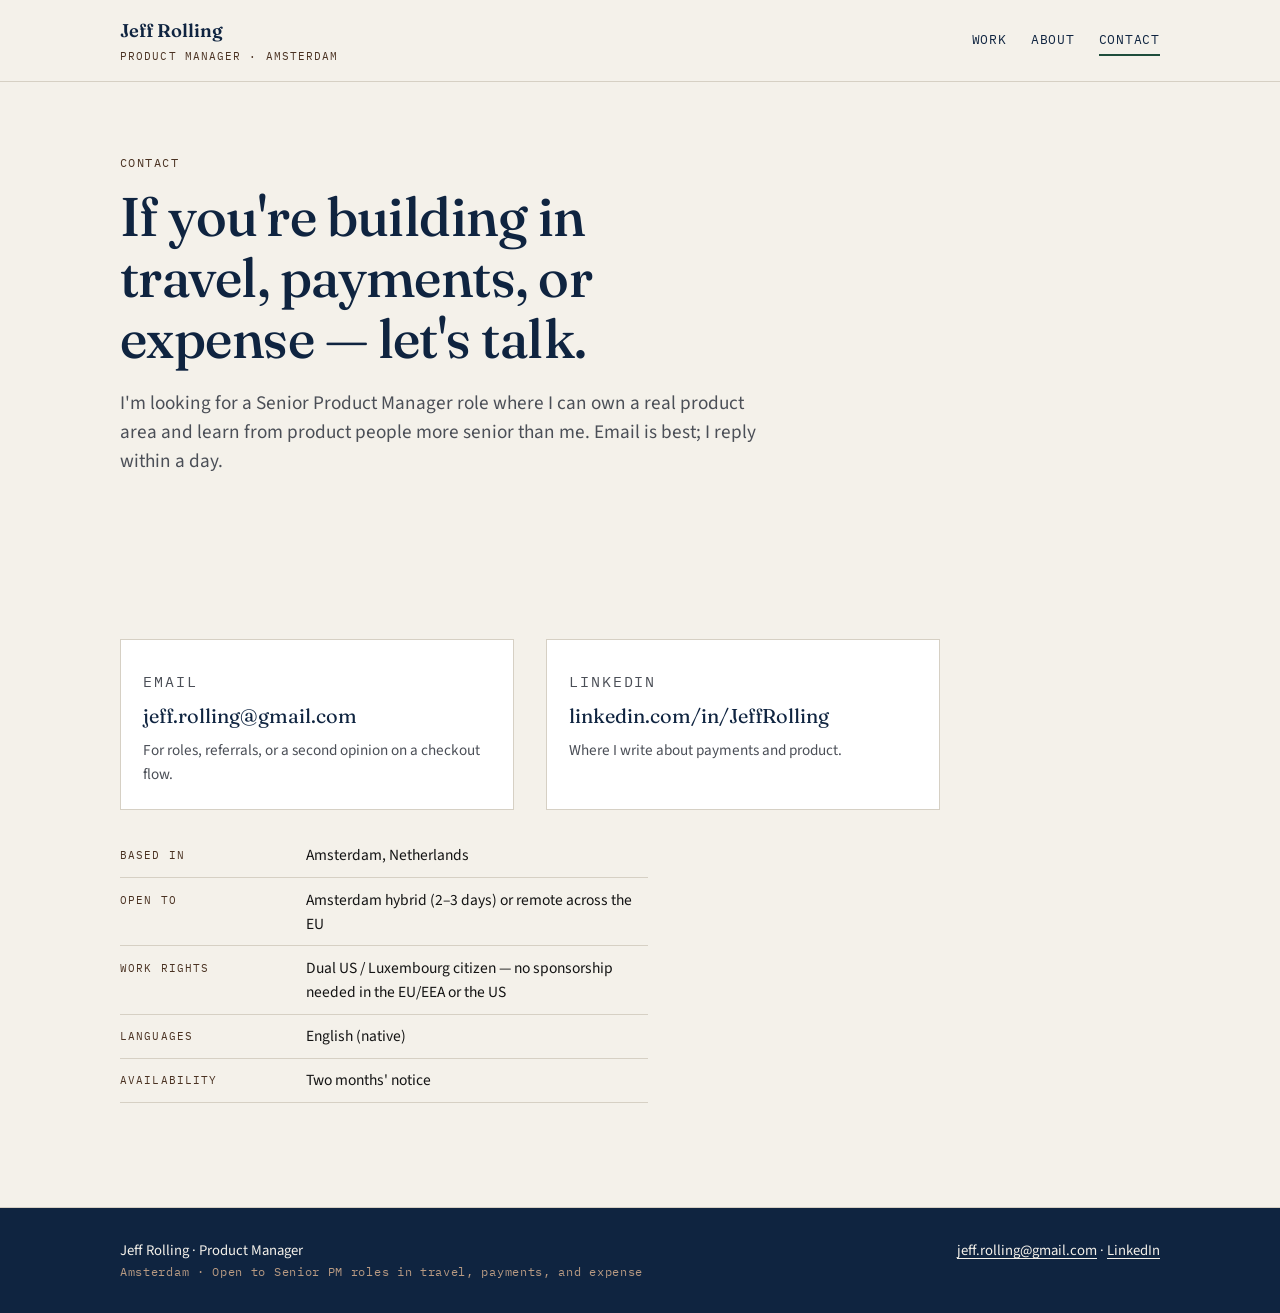
<file: contact.html>
<!DOCTYPE html>
<html lang="en">
<head>
<meta charset="utf-8">
<meta name="viewport" content="width=device-width, initial-scale=1">
<title>Contact — Jeff Rolling</title>
<meta name="description" content="Get in touch with Jeff Rolling, Product Manager in Amsterdam.">
<link rel="preconnect" href="https://fonts.googleapis.com">
<link rel="stylesheet" href="https://fonts.googleapis.com/css2?family=Fraunces:opsz,wght@9..144,500;9..144,600&family=Source+Sans+3:wght@400;600&family=IBM+Plex+Mono:wght@400;500&display=swap">
<link rel="stylesheet" href="assets/site.css">
</head>
<body>
<header class="site-header">
  <div class="wrap">
    <a class="brand" href="index.html">Jeff Rolling<small>Product Manager · Amsterdam</small></a>
    <nav class="nav" aria-label="Main">
      <a href="index.html#work">Work</a>
      <a href="about.html">About</a>
      <a href="contact.html" aria-current="page">Contact</a>
    </nav>
  </div>
</header>

<main>
  <div class="cs-head">
    <div class="wrap">
      <p class="eyebrow">Contact</p>
      <h1>If you're building in travel, payments, or expense — let's talk.</h1>
      <p class="lede">I'm looking for a Senior Product Manager role where I can own a real product area and learn from product people more senior than me. Email is best; I reply within a day.</p>
    </div>
  </div>

  <section>
    <div class="wrap">
      <div class="contact-grid">
        <div class="contact-card">
          <p class="eyebrow">Email</p>
          <a href="mailto:jeff.rolling@gmail.com">jeff.rolling@gmail.com</a>
          <p>For roles, referrals, or a second opinion on a checkout flow.</p>
        </div>
        <div class="contact-card">
          <p class="eyebrow">LinkedIn</p>
          <a href="https://www.linkedin.com/in/JeffRolling" rel="noopener">linkedin.com/in/JeffRolling</a>
          <p>Where I write about payments and product.</p>
        </div>
      </div>

      <ul class="facts">
        <li><span class="k">Based in</span><span>Amsterdam, Netherlands</span></li>
        <li><span class="k">Open to</span><span>Amsterdam hybrid (2–3 days) or remote across the EU</span></li>
        <li><span class="k">Work rights</span><span>Dual US / Luxembourg citizen — no sponsorship needed in the EU/EEA or the US</span></li>
        <li><span class="k">Languages</span><span>English (native)</span></li>
        <li><span class="k">Availability</span><span>Two months' notice</span></li>
      </ul>
    </div>
  </section>
</main>

<footer class="site-footer">
  <div class="wrap">
    <div>
      <div>Jeff Rolling · Product Manager</div>
      <div class="muted">Amsterdam · Open to Senior PM roles in travel, payments, and expense</div>
    </div>
    <div>
      <a href="mailto:jeff.rolling@gmail.com">jeff.rolling@gmail.com</a> ·
      <a href="https://www.linkedin.com/in/JeffRolling" rel="noopener">LinkedIn</a>
    </div>
  </div>
</footer>
</body>
</html>
</file>
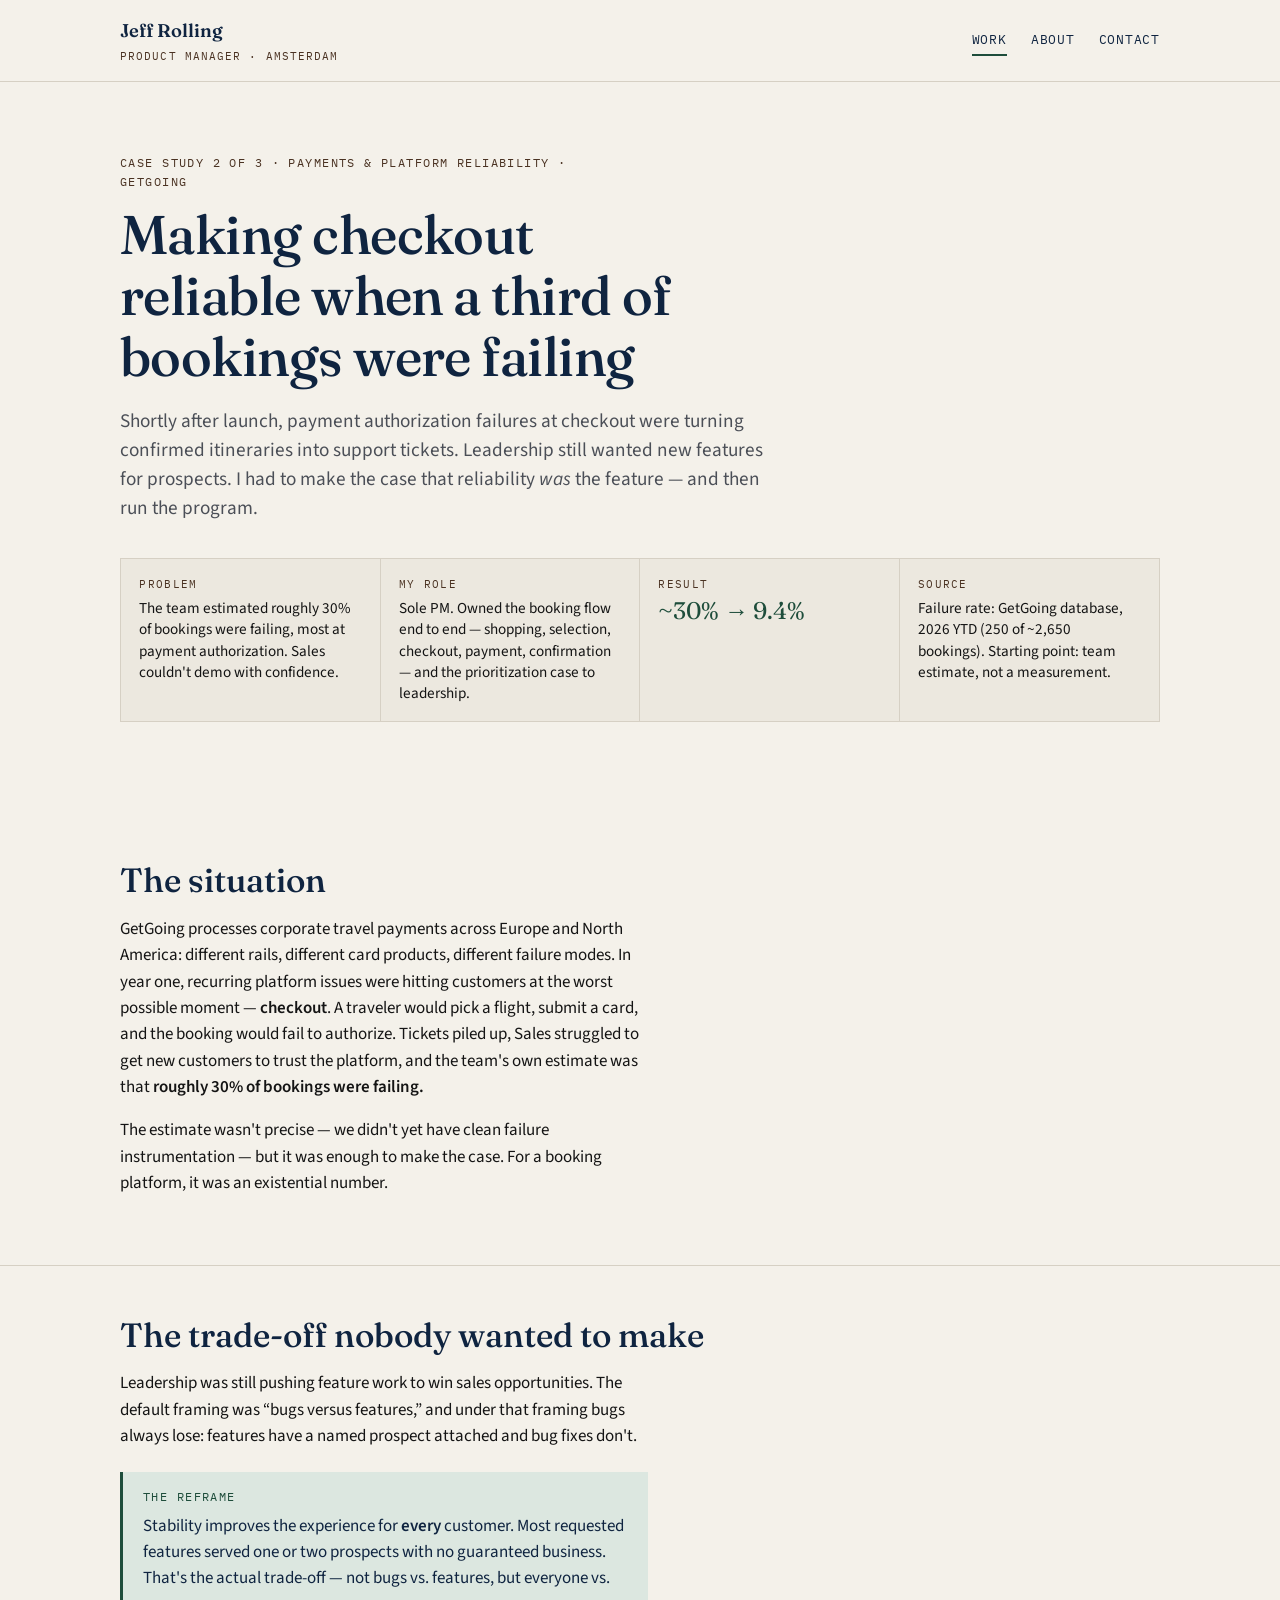
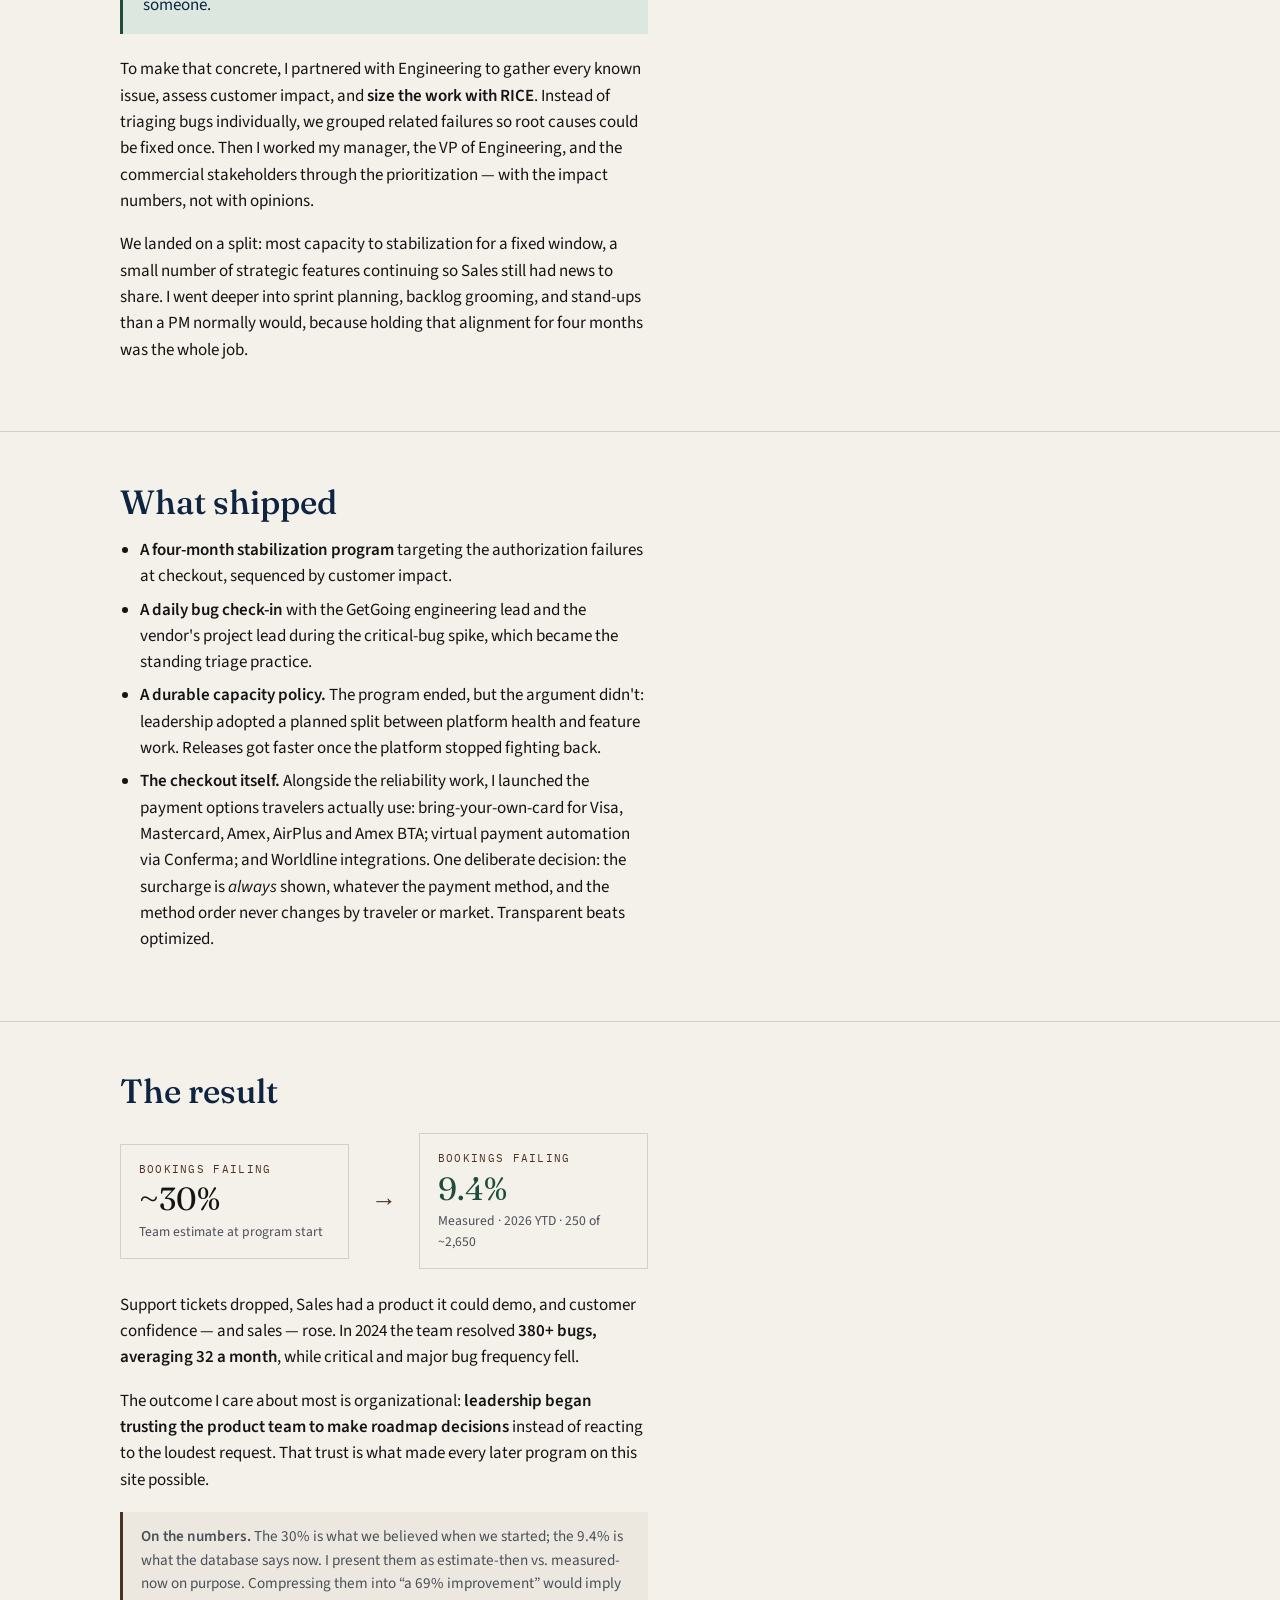
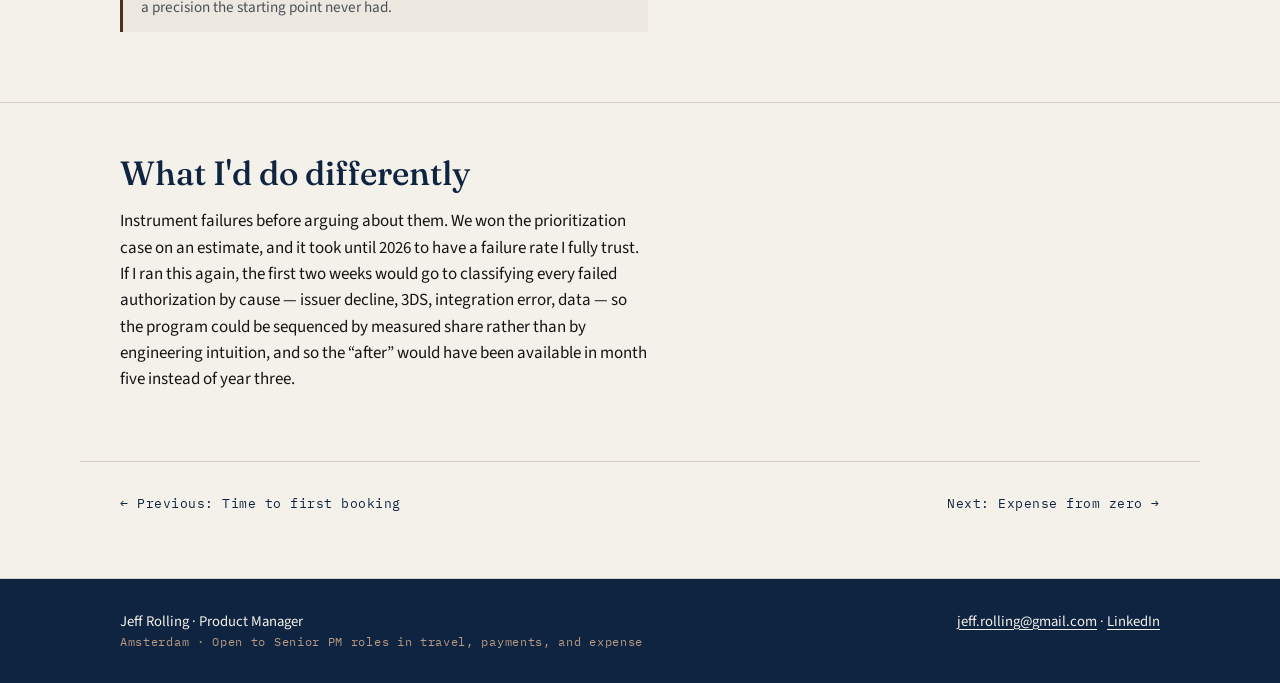
<file: work/checkout.html>
<!DOCTYPE html>
<html lang="en">
<head>
<meta charset="utf-8">
<meta name="viewport" content="width=device-width, initial-scale=1">
<title>Checkout Reliability — Jeff Rolling</title>
<meta name="description" content="A four-month stabilization program targeting payment authorization failures at checkout: from an estimated 30% of bookings failing to a measured 9.4%.">
<link rel="preconnect" href="https://fonts.googleapis.com">
<link rel="stylesheet" href="https://fonts.googleapis.com/css2?family=Fraunces:opsz,wght@9..144,500;9..144,600&family=Source+Sans+3:wght@400;600&family=IBM+Plex+Mono:wght@400;500&display=swap">
<link rel="stylesheet" href="../assets/site.css">
</head>
<body>
<header class="site-header">
  <div class="wrap">
    <a class="brand" href="../index.html">Jeff Rolling<small>Product Manager · Amsterdam</small></a>
    <nav class="nav" aria-label="Main">
      <a href="../index.html#work" aria-current="page">Work</a>
      <a href="../about.html">About</a>
      <a href="../contact.html">Contact</a>
    </nav>
  </div>
</header>

<main>
  <div class="cs-head">
    <div class="wrap">
      <p class="eyebrow">Case study 2 of 3 · Payments &amp; platform reliability · GetGoing</p>
      <h1>Making checkout reliable when a third of bookings were failing</h1>
      <p class="lede">Shortly after launch, payment authorization failures at checkout were turning confirmed itineraries into support tickets. Leadership still wanted new features for prospects. I had to make the case that reliability <em>was</em> the feature — and then run the program.</p>
      <dl class="glance">
        <div><dt>Problem</dt><dd>The team estimated roughly 30% of bookings were failing, most at payment authorization. Sales couldn't demo with confidence.</dd></div>
        <div><dt>My role</dt><dd>Sole PM. Owned the booking flow end to end — shopping, selection, checkout, payment, confirmation — and the prioritization case to leadership.</dd></div>
        <div><dt>Result</dt><dd class="big">~30% → 9.4%</dd></div>
        <div><dt>Source</dt><dd>Failure rate: GetGoing database, 2026 YTD (250 of ~2,650 bookings). Starting point: team estimate, not a measurement.</dd></div>
      </dl>
    </div>
  </div>

  <div class="cs-body">
    <section>
      <div class="wrap">
        <h2>The situation</h2>
        <p>GetGoing processes corporate travel payments across Europe and North America: different rails, different card products, different failure modes. In year one, recurring platform issues were hitting customers at the worst possible moment — <strong>checkout</strong>. A traveler would pick a flight, submit a card, and the booking would fail to authorize. Tickets piled up, Sales struggled to get new customers to trust the platform, and the team's own estimate was that <strong>roughly 30% of bookings were failing.</strong></p>
        <p>The estimate wasn't precise — we didn't yet have clean failure instrumentation — but it was enough to make the case. For a booking platform, it was an existential number.</p>
      </div>
    </section>

    <section>
      <div class="wrap">
        <h2>The trade-off nobody wanted to make</h2>
        <p>Leadership was still pushing feature work to win sales opportunities. The default framing was “bugs versus features,” and under that framing bugs always lose: features have a named prospect attached and bug fixes don't.</p>
        <div class="callout">
          <p class="eyebrow">The reframe</p>
          <p>Stability improves the experience for <strong>every</strong> customer. Most requested features served one or two prospects with no guaranteed business. That's the actual trade-off — not bugs vs. features, but everyone vs. someone.</p>
        </div>
        <p>To make that concrete, I partnered with Engineering to gather every known issue, assess customer impact, and <strong>size the work with RICE</strong>. Instead of triaging bugs individually, we grouped related failures so root causes could be fixed once. Then I worked my manager, the VP of Engineering, and the commercial stakeholders through the prioritization — with the impact numbers, not with opinions.</p>
        <p>We landed on a split: most capacity to stabilization for a fixed window, a small number of strategic features continuing so Sales still had news to share. I went deeper into sprint planning, backlog grooming, and stand-ups than a PM normally would, because holding that alignment for four months was the whole job.</p>
      </div>
    </section>

    <section>
      <div class="wrap">
        <h2>What shipped</h2>
        <ul>
          <li><strong>A four-month stabilization program</strong> targeting the authorization failures at checkout, sequenced by customer impact.</li>
          <li><strong>A daily bug check-in</strong> with the GetGoing engineering lead and the vendor's project lead during the critical-bug spike, which became the standing triage practice.</li>
          <li><strong>A durable capacity policy.</strong> The program ended, but the argument didn't: leadership adopted a planned split between platform health and feature work. Releases got faster once the platform stopped fighting back.</li>
          <li><strong>The checkout itself.</strong> Alongside the reliability work, I launched the payment options travelers actually use: bring-your-own-card for Visa, Mastercard, Amex, AirPlus and Amex BTA; virtual payment automation via Conferma; and Worldline integrations. One deliberate decision: the surcharge is <em>always</em> shown, whatever the payment method, and the method order never changes by traveler or market. Transparent beats optimized.</li>
        </ul>
      </div>
    </section>

    <section>
      <div class="wrap">
        <h2>The result</h2>
        <div class="before-after">
          <div class="cell"><div class="k">Bookings failing</div><div class="v">~30%</div><div class="m">Team estimate at program start</div></div>
          <div class="arrow">→</div>
          <div class="cell after"><div class="k">Bookings failing</div><div class="v">9.4%</div><div class="m">Measured · 2026 YTD · 250 of ~2,650</div></div>
        </div>
        <p>Support tickets dropped, Sales had a product it could demo, and customer confidence — and sales — rose. In 2024 the team resolved <strong>380+ bugs, averaging 32 a month</strong>, while critical and major bug frequency fell.</p>
        <p>The outcome I care about most is organizational: <strong>leadership began trusting the product team to make roadmap decisions</strong> instead of reacting to the loudest request. That trust is what made every later program on this site possible.</p>
        <div class="note">
          <p><strong>On the numbers.</strong> The 30% is what we believed when we started; the 9.4% is what the database says now. I present them as estimate-then vs. measured-now on purpose. Compressing them into “a 69% improvement” would imply a precision the starting point never had.</p>
        </div>
      </div>
    </section>

    <section>
      <div class="wrap">
        <h2>What I'd do differently</h2>
        <p>Instrument failures before arguing about them. We won the prioritization case on an estimate, and it took until 2026 to have a failure rate I fully trust. If I ran this again, the first two weeks would go to classifying every failed authorization by cause — issuer decline, 3DS, integration error, data — so the program could be sequenced by measured share rather than by engineering intuition, and so the “after” would have been available in month five instead of year three.</p>
      </div>
    </section>

    <div class="wrap cs-nav">
      <a href="onboarding.html">← Previous: Time to first booking</a>
      <a href="expense.html">Next: Expense from zero →</a>
    </div>
  </div>
</main>

<footer class="site-footer">
  <div class="wrap">
    <div>
      <div>Jeff Rolling · Product Manager</div>
      <div class="muted">Amsterdam · Open to Senior PM roles in travel, payments, and expense</div>
    </div>
    <div>
      <a href="mailto:jeff.rolling@gmail.com">jeff.rolling@gmail.com</a> ·
      <a href="https://www.linkedin.com/in/JeffRolling" rel="noopener">LinkedIn</a>
    </div>
  </div>
</footer>
</body>
</html>
</file>
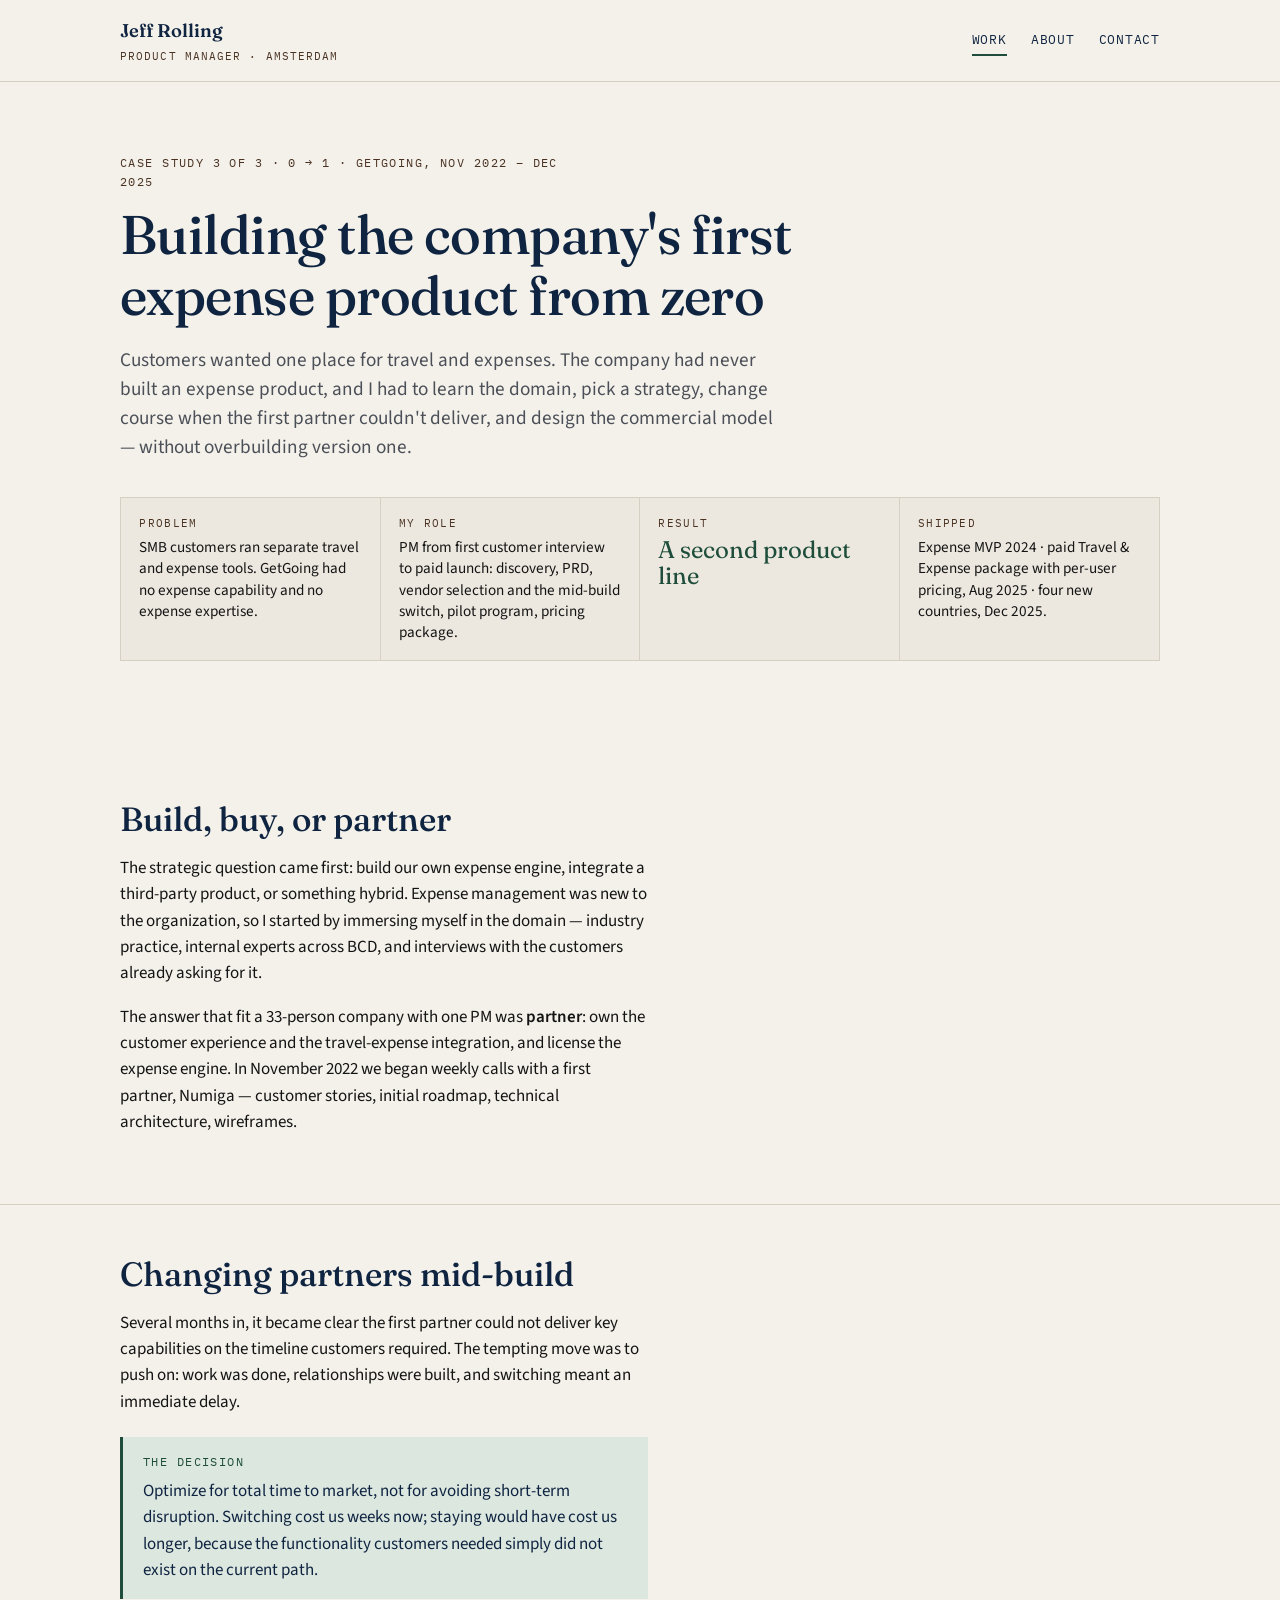
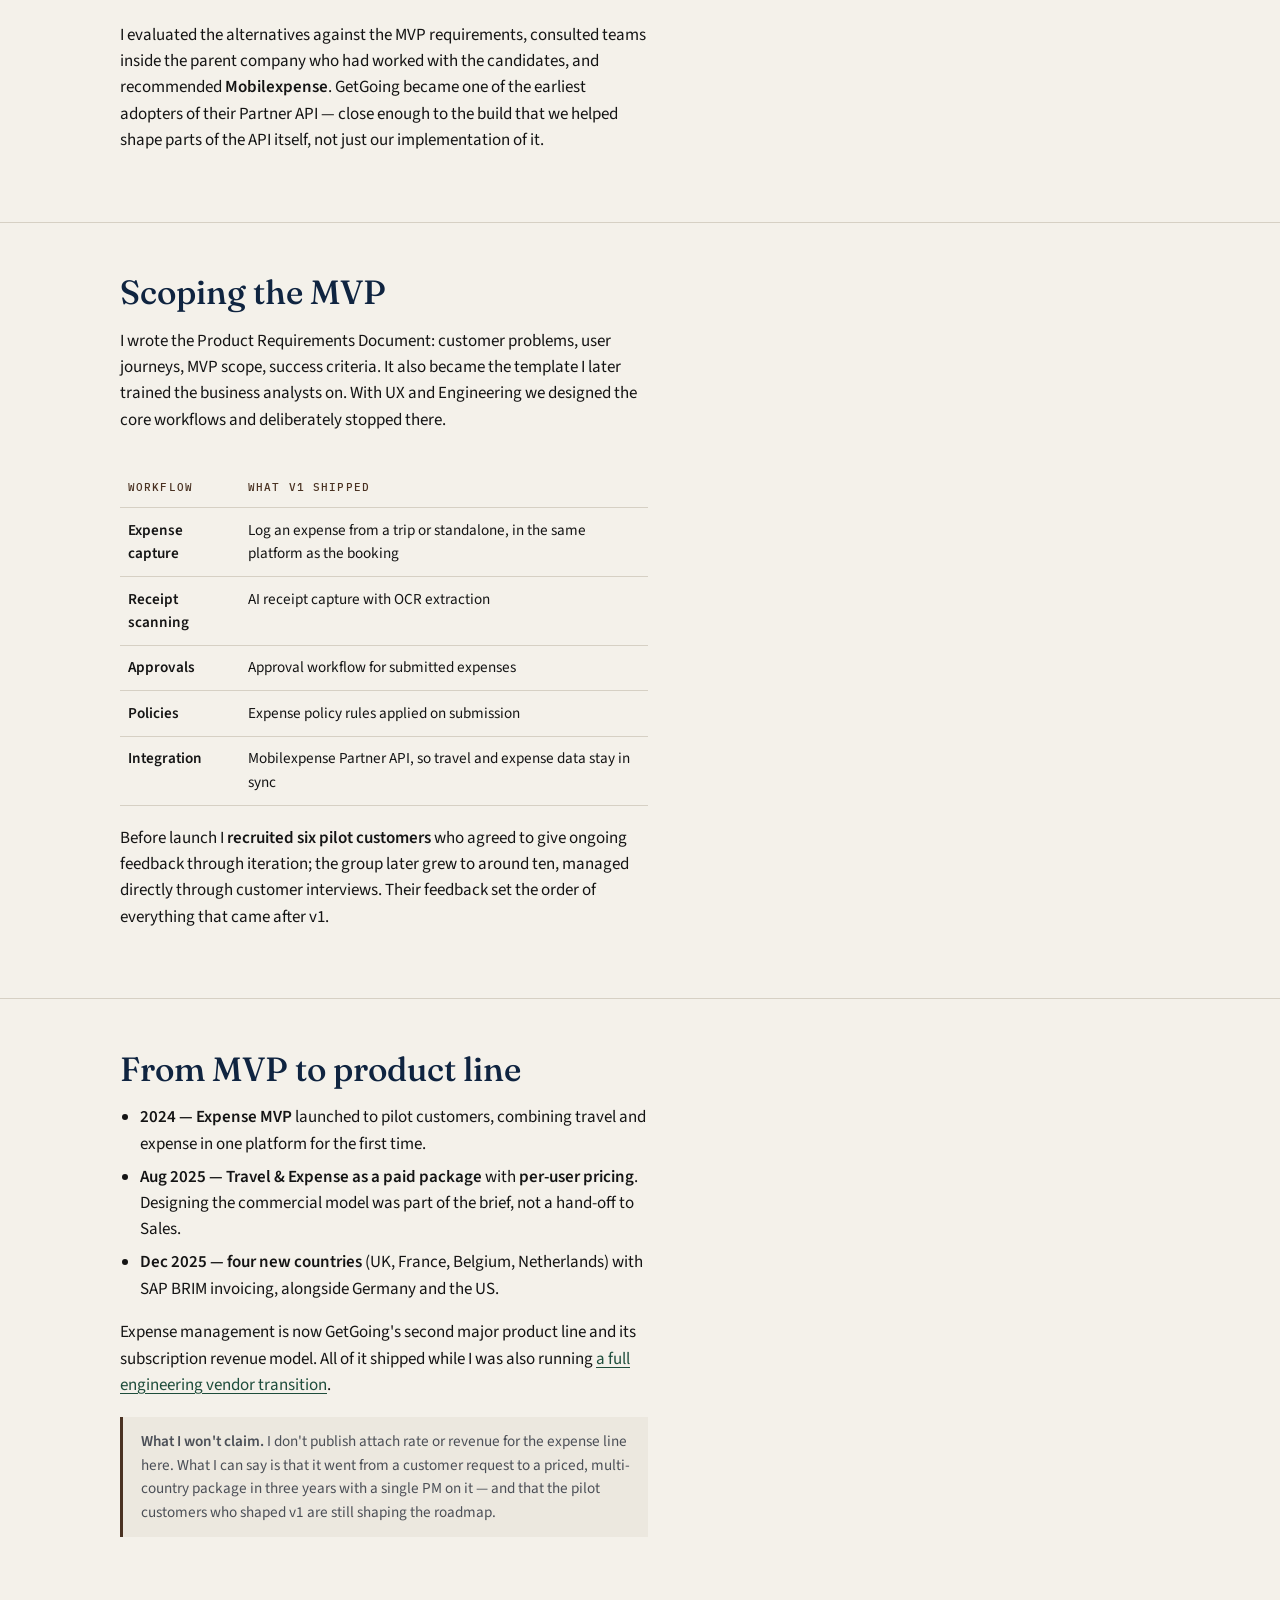
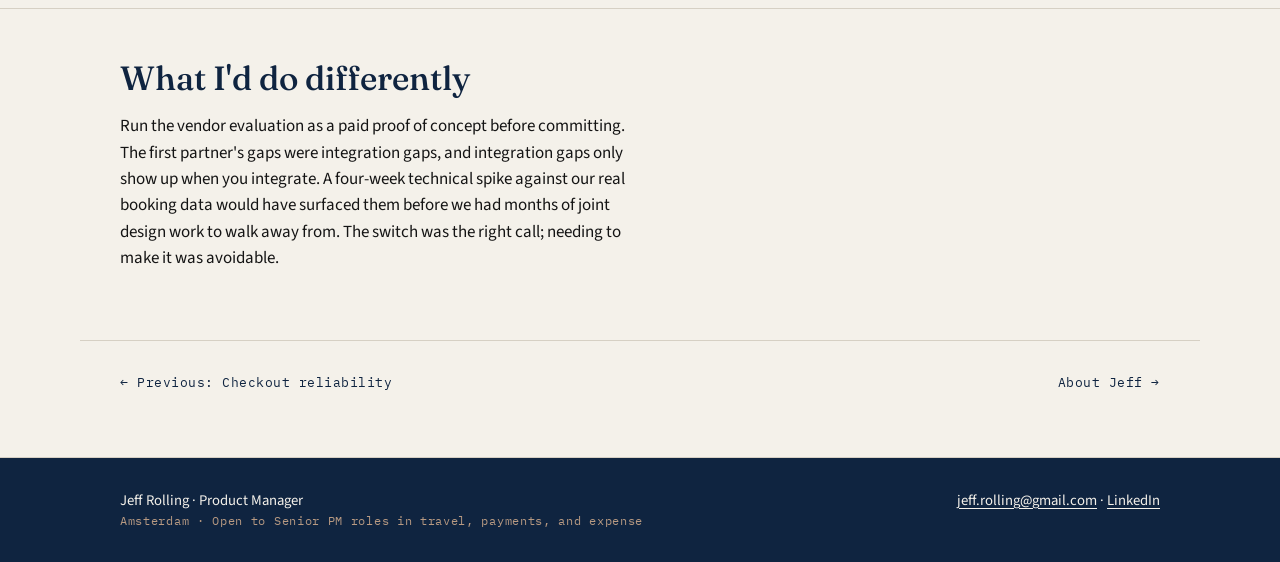
<file: work/expense.html>
<!DOCTYPE html>
<html lang="en">
<head>
<meta charset="utf-8">
<meta name="viewport" content="width=device-width, initial-scale=1">
<title>Expense from Zero — Jeff Rolling</title>
<meta name="description" content="Building GetGoing's first integrated expense product: discovery, build-buy-partner strategy, a mid-build vendor change, AI receipt capture, and the commercial model.">
<link rel="preconnect" href="https://fonts.googleapis.com">
<link rel="stylesheet" href="https://fonts.googleapis.com/css2?family=Fraunces:opsz,wght@9..144,500;9..144,600&family=Source+Sans+3:wght@400;600&family=IBM+Plex+Mono:wght@400;500&display=swap">
<link rel="stylesheet" href="../assets/site.css">
</head>
<body>
<header class="site-header">
  <div class="wrap">
    <a class="brand" href="../index.html">Jeff Rolling<small>Product Manager · Amsterdam</small></a>
    <nav class="nav" aria-label="Main">
      <a href="../index.html#work" aria-current="page">Work</a>
      <a href="../about.html">About</a>
      <a href="../contact.html">Contact</a>
    </nav>
  </div>
</header>

<main>
  <div class="cs-head">
    <div class="wrap">
      <p class="eyebrow">Case study 3 of 3 · 0 → 1 · GetGoing, Nov 2022 – Dec 2025</p>
      <h1>Building the company's first expense product from zero</h1>
      <p class="lede">Customers wanted one place for travel and expenses. The company had never built an expense product, and I had to learn the domain, pick a strategy, change course when the first partner couldn't deliver, and design the commercial model — without overbuilding version one.</p>
      <dl class="glance">
        <div><dt>Problem</dt><dd>SMB customers ran separate travel and expense tools. GetGoing had no expense capability and no expense expertise.</dd></div>
        <div><dt>My role</dt><dd>PM from first customer interview to paid launch: discovery, PRD, vendor selection and the mid-build switch, pilot program, pricing package.</dd></div>
        <div><dt>Result</dt><dd class="big">A second product line</dd></div>
        <div><dt>Shipped</dt><dd>Expense MVP 2024 · paid Travel &amp; Expense package with per-user pricing, Aug 2025 · four new countries, Dec 2025.</dd></div>
      </dl>
    </div>
  </div>

  <div class="cs-body">
    <section>
      <div class="wrap">
        <h2>Build, buy, or partner</h2>
        <p>The strategic question came first: build our own expense engine, integrate a third-party product, or something hybrid. Expense management was new to the organization, so I started by immersing myself in the domain — industry practice, internal experts across BCD, and interviews with the customers already asking for it.</p>
        <p>The answer that fit a 33-person company with one PM was <strong>partner</strong>: own the customer experience and the travel-expense integration, and license the expense engine. In November 2022 we began weekly calls with a first partner, Numiga — customer stories, initial roadmap, technical architecture, wireframes.</p>
      </div>
    </section>

    <section>
      <div class="wrap">
        <h2>Changing partners mid-build</h2>
        <p>Several months in, it became clear the first partner could not deliver key capabilities on the timeline customers required. The tempting move was to push on: work was done, relationships were built, and switching meant an immediate delay.</p>
        <div class="callout">
          <p class="eyebrow">The decision</p>
          <p>Optimize for total time to market, not for avoiding short-term disruption. Switching cost us weeks now; staying would have cost us longer, because the functionality customers needed simply did not exist on the current path.</p>
        </div>
        <p>I evaluated the alternatives against the MVP requirements, consulted teams inside the parent company who had worked with the candidates, and recommended <strong>Mobilexpense</strong>. GetGoing became one of the earliest adopters of their Partner API — close enough to the build that we helped shape parts of the API itself, not just our implementation of it.</p>
      </div>
    </section>

    <section>
      <div class="wrap">
        <h2>Scoping the MVP</h2>
        <p>I wrote the Product Requirements Document: customer problems, user journeys, MVP scope, success criteria. It also became the template I later trained the business analysts on. With UX and Engineering we designed the core workflows and deliberately stopped there.</p>
        <div class="table-scroll">
        <table>
          <thead><tr><th>Workflow</th><th>What v1 shipped</th></tr></thead>
          <tbody>
            <tr><td><strong>Expense capture</strong></td><td>Log an expense from a trip or standalone, in the same platform as the booking</td></tr>
            <tr><td><strong>Receipt scanning</strong></td><td>AI receipt capture with OCR extraction</td></tr>
            <tr><td><strong>Approvals</strong></td><td>Approval workflow for submitted expenses</td></tr>
            <tr><td><strong>Policies</strong></td><td>Expense policy rules applied on submission</td></tr>
            <tr><td><strong>Integration</strong></td><td>Mobilexpense Partner API, so travel and expense data stay in sync</td></tr>
          </tbody>
        </table>
        </div>
        <p>Before launch I <strong>recruited six pilot customers</strong> who agreed to give ongoing feedback through iteration; the group later grew to around ten, managed directly through customer interviews. Their feedback set the order of everything that came after v1.</p>
      </div>
    </section>

    <section>
      <div class="wrap">
        <h2>From MVP to product line</h2>
        <ul>
          <li><strong>2024 — Expense MVP</strong> launched to pilot customers, combining travel and expense in one platform for the first time.</li>
          <li><strong>Aug 2025 — Travel &amp; Expense as a paid package</strong> with <strong>per-user pricing</strong>. Designing the commercial model was part of the brief, not a hand-off to Sales.</li>
          <li><strong>Dec 2025 — four new countries</strong> (UK, France, Belgium, Netherlands) with SAP BRIM invoicing, alongside Germany and the US.</li>
        </ul>
        <p>Expense management is now GetGoing's second major product line and its subscription revenue model. All of it shipped while I was also running <a href="../index.html#work">a full engineering vendor transition</a>.</p>
        <div class="note">
          <p><strong>What I won't claim.</strong> I don't publish attach rate or revenue for the expense line here. What I can say is that it went from a customer request to a priced, multi-country package in three years with a single PM on it — and that the pilot customers who shaped v1 are still shaping the roadmap.</p>
        </div>
      </div>
    </section>

    <section>
      <div class="wrap">
        <h2>What I'd do differently</h2>
        <p>Run the vendor evaluation as a paid proof of concept before committing. The first partner's gaps were integration gaps, and integration gaps only show up when you integrate. A four-week technical spike against our real booking data would have surfaced them before we had months of joint design work to walk away from. The switch was the right call; needing to make it was avoidable.</p>
      </div>
    </section>

    <div class="wrap cs-nav">
      <a href="checkout.html">← Previous: Checkout reliability</a>
      <a href="../about.html">About Jeff →</a>
    </div>
  </div>
</main>

<footer class="site-footer">
  <div class="wrap">
    <div>
      <div>Jeff Rolling · Product Manager</div>
      <div class="muted">Amsterdam · Open to Senior PM roles in travel, payments, and expense</div>
    </div>
    <div>
      <a href="mailto:jeff.rolling@gmail.com">jeff.rolling@gmail.com</a> ·
      <a href="https://www.linkedin.com/in/JeffRolling" rel="noopener">LinkedIn</a>
    </div>
  </div>
</footer>
</body>
</html>
</file>
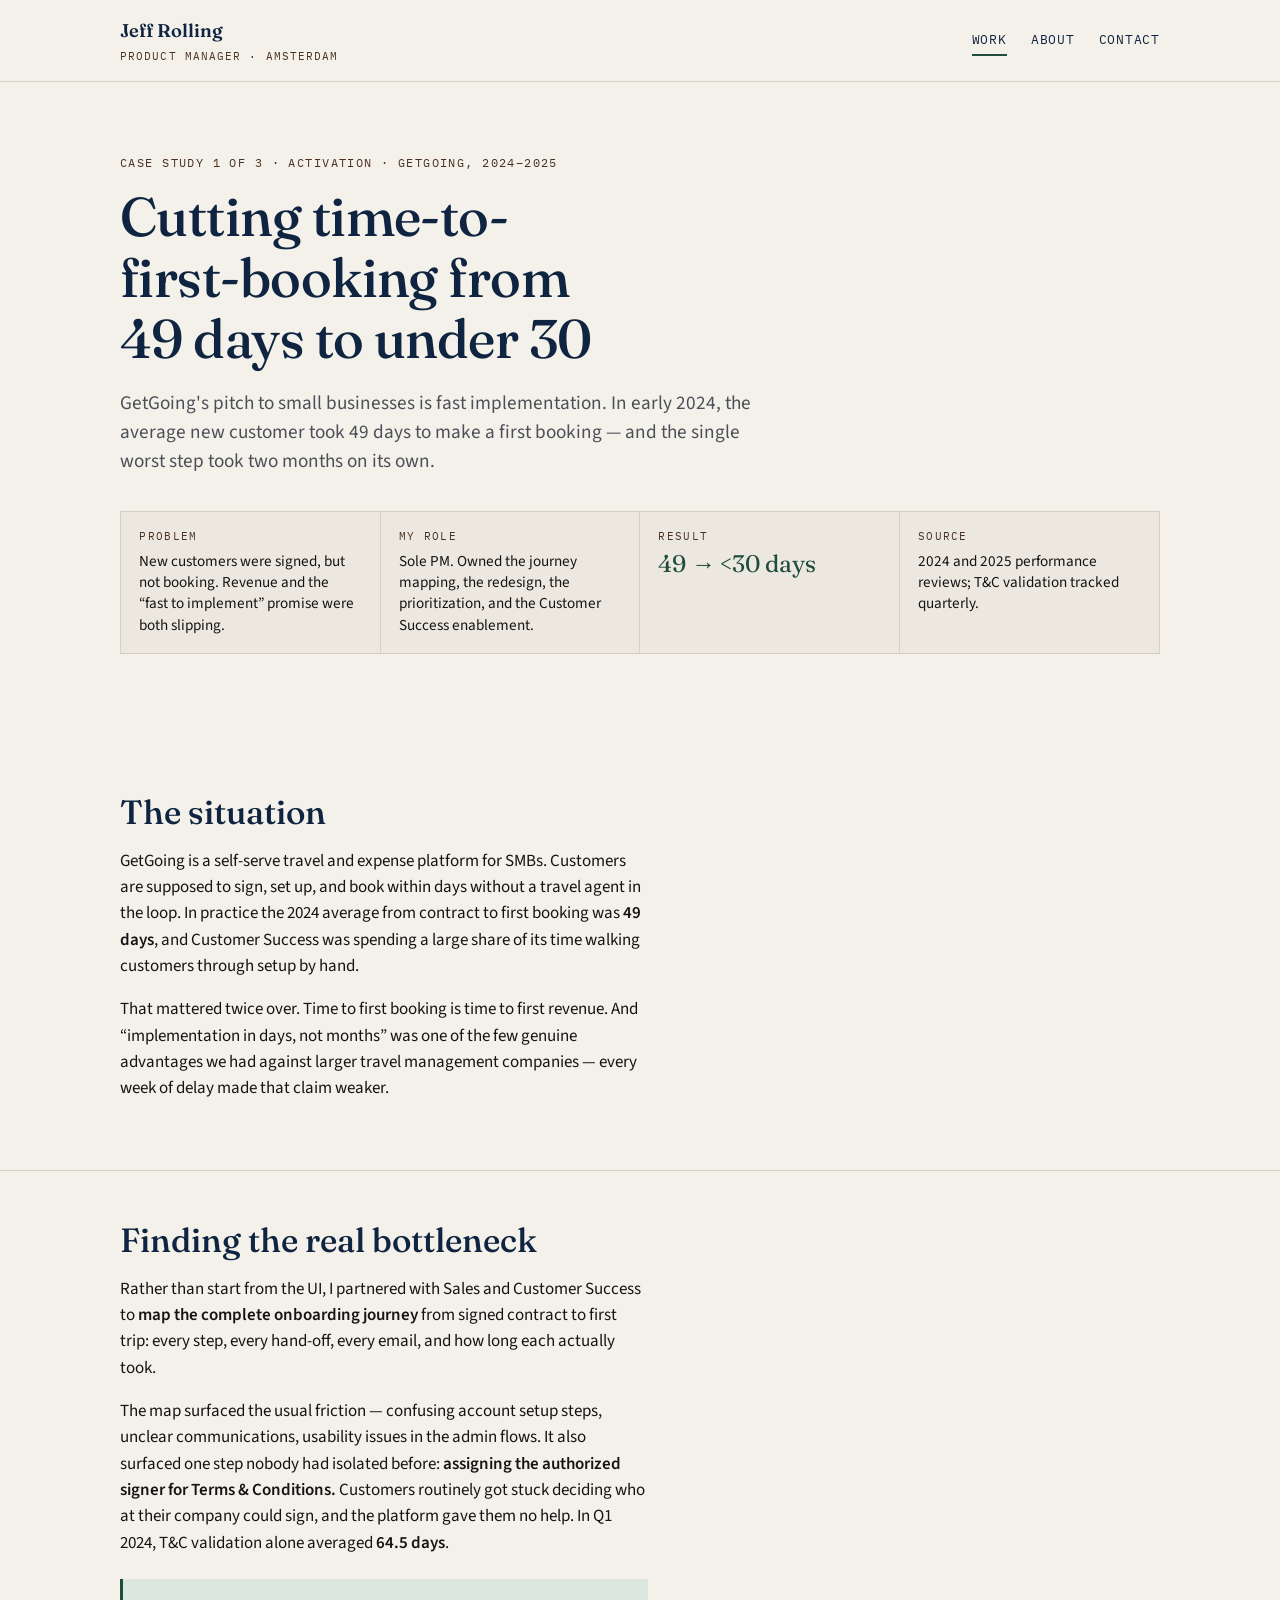
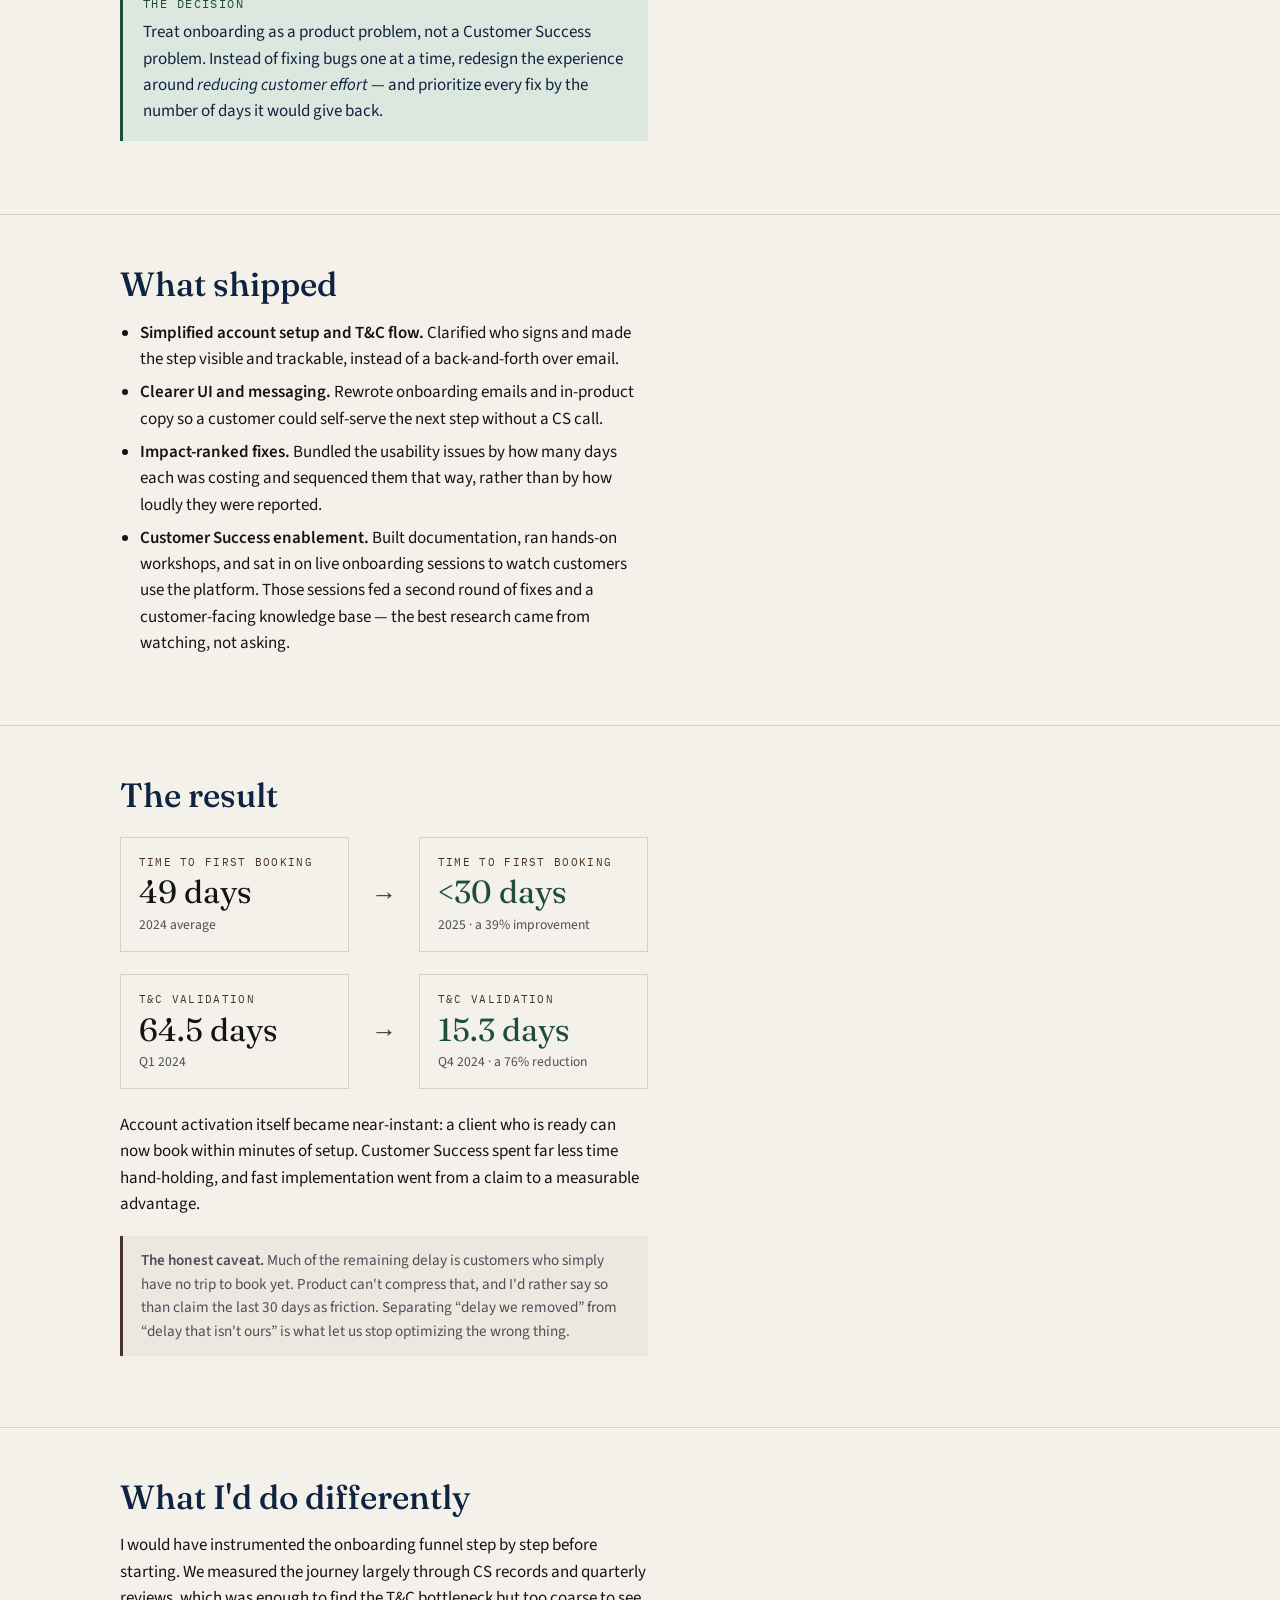
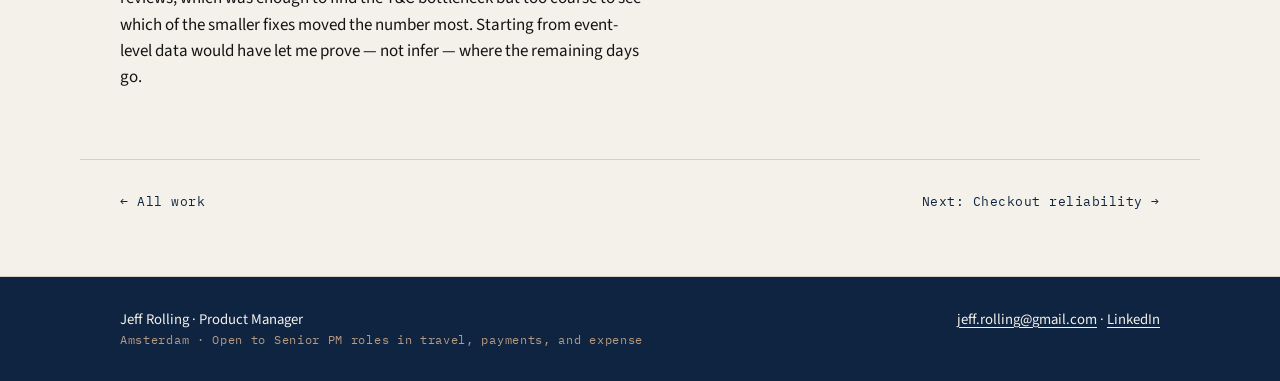
<file: work/onboarding.html>
<!DOCTYPE html>
<html lang="en">
<head>
<meta charset="utf-8">
<meta name="viewport" content="width=device-width, initial-scale=1">
<title>Time to First Booking — Jeff Rolling</title>
<meta name="description" content="How I cut GetGoing's time to first booking from 49 days to under 30 by redesigning onboarding and activation.">
<link rel="preconnect" href="https://fonts.googleapis.com">
<link rel="stylesheet" href="https://fonts.googleapis.com/css2?family=Fraunces:opsz,wght@9..144,500;9..144,600&family=Source+Sans+3:wght@400;600&family=IBM+Plex+Mono:wght@400;500&display=swap">
<link rel="stylesheet" href="../assets/site.css">
</head>
<body>
<header class="site-header">
  <div class="wrap">
    <a class="brand" href="../index.html">Jeff Rolling<small>Product Manager · Amsterdam</small></a>
    <nav class="nav" aria-label="Main">
      <a href="../index.html#work" aria-current="page">Work</a>
      <a href="../about.html">About</a>
      <a href="../contact.html">Contact</a>
    </nav>
  </div>
</header>

<main>
  <div class="cs-head">
    <div class="wrap">
      <p class="eyebrow">Case study 1 of 3 · Activation · GetGoing, 2024–2025</p>
      <h1>Cutting time-to-first-booking from 49 days to under 30</h1>
      <p class="lede">GetGoing's pitch to small businesses is fast implementation. In early 2024, the average new customer took 49 days to make a first booking — and the single worst step took two months on its own.</p>
      <dl class="glance">
        <div><dt>Problem</dt><dd>New customers were signed, but not booking. Revenue and the “fast to implement” promise were both slipping.</dd></div>
        <div><dt>My role</dt><dd>Sole PM. Owned the journey mapping, the redesign, the prioritization, and the Customer Success enablement.</dd></div>
        <div><dt>Result</dt><dd class="big">49 → &lt;30 days</dd></div>
        <div><dt>Source</dt><dd>2024 and 2025 performance reviews; T&amp;C validation tracked quarterly.</dd></div>
      </dl>
    </div>
  </div>

  <div class="cs-body">
    <section>
      <div class="wrap">
        <h2>The situation</h2>
        <p>GetGoing is a self-serve travel and expense platform for SMBs. Customers are supposed to sign, set up, and book within days without a travel agent in the loop. In practice the 2024 average from contract to first booking was <strong>49 days</strong>, and Customer Success was spending a large share of its time walking customers through setup by hand.</p>
        <p>That mattered twice over. Time to first booking is time to first revenue. And “implementation in days, not months” was one of the few genuine advantages we had against larger travel management companies — every week of delay made that claim weaker.</p>
      </div>
    </section>

    <section>
      <div class="wrap">
        <h2>Finding the real bottleneck</h2>
        <p>Rather than start from the UI, I partnered with Sales and Customer Success to <strong>map the complete onboarding journey</strong> from signed contract to first trip: every step, every hand-off, every email, and how long each actually took.</p>
        <p>The map surfaced the usual friction — confusing account setup steps, unclear communications, usability issues in the admin flows. It also surfaced one step nobody had isolated before: <strong>assigning the authorized signer for Terms &amp; Conditions.</strong> Customers routinely got stuck deciding who at their company could sign, and the platform gave them no help. In Q1 2024, T&amp;C validation alone averaged <strong>64.5 days</strong>.</p>
        <div class="callout">
          <p class="eyebrow">The decision</p>
          <p>Treat onboarding as a product problem, not a Customer Success problem. Instead of fixing bugs one at a time, redesign the experience around <em>reducing customer effort</em> — and prioritize every fix by the number of days it would give back.</p>
        </div>
      </div>
    </section>

    <section>
      <div class="wrap">
        <h2>What shipped</h2>
        <ul>
          <li><strong>Simplified account setup and T&amp;C flow.</strong> Clarified who signs and made the step visible and trackable, instead of a back-and-forth over email.</li>
          <li><strong>Clearer UI and messaging.</strong> Rewrote onboarding emails and in-product copy so a customer could self-serve the next step without a CS call.</li>
          <li><strong>Impact-ranked fixes.</strong> Bundled the usability issues by how many days each was costing and sequenced them that way, rather than by how loudly they were reported.</li>
          <li><strong>Customer Success enablement.</strong> Built documentation, ran hands-on workshops, and sat in on live onboarding sessions to watch customers use the platform. Those sessions fed a second round of fixes and a customer-facing knowledge base — the best research came from watching, not asking.</li>
        </ul>
      </div>
    </section>

    <section>
      <div class="wrap">
        <h2>The result</h2>
        <div class="before-after">
          <div class="cell"><div class="k">Time to first booking</div><div class="v">49 days</div><div class="m">2024 average</div></div>
          <div class="arrow">→</div>
          <div class="cell after"><div class="k">Time to first booking</div><div class="v">&lt;30 days</div><div class="m">2025 · a 39% improvement</div></div>
        </div>
        <div class="before-after">
          <div class="cell"><div class="k">T&amp;C validation</div><div class="v">64.5 days</div><div class="m">Q1 2024</div></div>
          <div class="arrow">→</div>
          <div class="cell after"><div class="k">T&amp;C validation</div><div class="v">15.3 days</div><div class="m">Q4 2024 · a 76% reduction</div></div>
        </div>
        <p>Account activation itself became near-instant: a client who is ready can now book within minutes of setup. Customer Success spent far less time hand-holding, and fast implementation went from a claim to a measurable advantage.</p>
        <div class="note">
          <p><strong>The honest caveat.</strong> Much of the remaining delay is customers who simply have no trip to book yet. Product can't compress that, and I'd rather say so than claim the last 30 days as friction. Separating “delay we removed” from “delay that isn't ours” is what let us stop optimizing the wrong thing.</p>
        </div>
      </div>
    </section>

    <section>
      <div class="wrap">
        <h2>What I'd do differently</h2>
        <p>I would have instrumented the onboarding funnel step by step before starting. We measured the journey largely through CS records and quarterly reviews, which was enough to find the T&amp;C bottleneck but too coarse to see which of the smaller fixes moved the number most. Starting from event-level data would have let me prove — not infer — where the remaining days go.</p>
      </div>
    </section>

    <div class="wrap cs-nav">
      <a href="../index.html#work">← All work</a>
      <a href="checkout.html">Next: Checkout reliability →</a>
    </div>
  </div>
</main>

<footer class="site-footer">
  <div class="wrap">
    <div>
      <div>Jeff Rolling · Product Manager</div>
      <div class="muted">Amsterdam · Open to Senior PM roles in travel, payments, and expense</div>
    </div>
    <div>
      <a href="mailto:jeff.rolling@gmail.com">jeff.rolling@gmail.com</a> ·
      <a href="https://www.linkedin.com/in/JeffRolling" rel="noopener">LinkedIn</a>
    </div>
  </div>
</footer>
</body>
</html>
</file>
<file: assets/site.css>
/* Jeff Rolling — portfolio
   Palette: navy / forest / oak / black on warm paper */
:root{
  --navy:#0F2440;
  --navy-deep:#0A1930;
  --forest:#1E4D3B;
  --forest-soft:#DCE7E0;
  --oak:#4A3222;
  --oak-soft:#B89A82;
  --ink:#141414;
  --ink-2:#4B4F57;
  --paper:#F4F1EA;
  --paper-2:#ECE8DF;
  --line:#D6D0C4;
  --white:#FFFFFF;

  --display:"Fraunces", Georgia, "Times New Roman", serif;
  --body:"Source Sans 3", "Segoe UI", Helvetica, Arial, sans-serif;
  --mono:"IBM Plex Mono", "SFMono-Regular", Menlo, Consolas, monospace;

  --measure:66ch;
  --wrap:1120px;
  --gutter:clamp(16px, 4vw, 40px);
}

*{box-sizing:border-box}
html{color-scheme:light}
body{
  margin:0;
  background:var(--paper);
  color:var(--ink);
  font-family:var(--body);
  font-size:17px;
  line-height:1.55;
  -webkit-font-smoothing:antialiased;
}
img{max-width:100%;display:block}
a{color:var(--forest);text-decoration-thickness:1px;text-underline-offset:3px}
a:hover{color:var(--navy)}
:focus-visible{outline:2px solid var(--forest);outline-offset:3px}
h1,h2,h3{font-family:var(--display);color:var(--navy);font-weight:500;line-height:1.12;margin:0;text-wrap:balance}
h1{font-size:clamp(2.1rem, 4.6vw, 3.4rem);letter-spacing:-.01em}
h2{font-size:clamp(1.55rem, 2.8vw, 2.1rem)}
h3{font-size:1.25rem}
p{margin:0 0 1em;max-width:var(--measure)}
ul,ol{max-width:var(--measure);padding-left:1.2em;margin:0 0 1em}
li{margin-bottom:.4em}
strong{font-weight:600}
.eyebrow{
  font-family:var(--mono);font-size:.74rem;letter-spacing:.12em;text-transform:uppercase;
  color:var(--oak);margin:0 0 .9rem;
}
.lede{font-size:1.2rem;line-height:1.5;color:var(--ink-2)}
.wrap{max-width:var(--wrap);margin:0 auto;padding-inline:var(--gutter)}
section{padding-block:clamp(2.6rem, 6vw, 4.5rem)}
section + section{border-top:1px solid var(--line)}

/* header */
.site-header{border-bottom:1px solid var(--line);background:var(--paper)}
.site-header .wrap{display:flex;align-items:center;justify-content:space-between;gap:1rem;padding-block:1.05rem;flex-wrap:wrap}
.brand{font-family:var(--display);font-size:1.15rem;color:var(--navy);text-decoration:none;font-weight:600}
.brand small{display:block;font-family:var(--mono);font-size:.68rem;letter-spacing:.1em;text-transform:uppercase;color:var(--oak);font-weight:400;margin-top:.15rem}
.nav{display:flex;gap:1.5rem;font-family:var(--mono);font-size:.8rem;letter-spacing:.06em;text-transform:uppercase}
.nav a{color:var(--navy);text-decoration:none;padding-block:.3rem;border-bottom:2px solid transparent}
.nav a:hover,.nav a[aria-current="page"]{border-bottom-color:var(--forest)}

/* hero */
.hero{padding-block:clamp(2.8rem, 7vw, 5.5rem)}
.hero-grid{display:grid;grid-template-columns:minmax(0,1fr) 260px;gap:clamp(2rem, 5vw, 4.5rem);align-items:start}
.hero .lede{margin-top:1.3rem}
.hero-actions{display:flex;gap:1rem;flex-wrap:wrap;margin-top:1.8rem;align-items:center}
.btn{
  display:inline-block;font-family:var(--mono);font-size:.82rem;letter-spacing:.06em;text-transform:uppercase;
  padding:.8rem 1.15rem;border:1.5px solid var(--navy);color:var(--navy);text-decoration:none;background:transparent;
}
.btn:hover{background:var(--navy);color:var(--paper)}
.btn.primary{background:var(--forest);border-color:var(--forest);color:var(--paper)}
.btn.primary:hover{background:var(--navy);border-color:var(--navy)}

/* headshot slot with initials fallback */
.portrait{position:relative;width:100%;max-width:260px;aspect-ratio:4/5;background:var(--navy);overflow:hidden}
.portrait img{position:relative;z-index:1;width:100%;height:100%;object-fit:cover}
.portrait .initials{
  position:absolute;inset:0;display:grid;place-items:center;
  font-family:var(--display);font-size:4rem;color:var(--oak-soft);
}
.portrait .initials small{display:block;font-family:var(--mono);font-size:.62rem;letter-spacing:.14em;text-transform:uppercase;color:var(--paper);opacity:.7;text-align:center;margin-top:.5rem}
.portrait-caption{font-family:var(--mono);font-size:.72rem;color:var(--ink-2);margin-top:.7rem;letter-spacing:.04em}

/* metrics */
.metrics{display:grid;grid-template-columns:repeat(3,minmax(0,1fr));gap:0;border-top:1px solid var(--line);border-bottom:1px solid var(--line);margin-top:2.4rem}
.metric{padding:1.3rem 1.2rem 1.3rem 0;border-right:1px solid var(--line);padding-left:1.2rem}
.metric:first-child{padding-left:0}
.metric:last-child{border-right:0}
.metric .num{font-family:var(--display);font-size:clamp(1.9rem, 3.6vw, 2.7rem);color:var(--forest);font-variant-numeric:tabular-nums;line-height:1;font-weight:500}
.metric .num sup{font-size:.45em;color:var(--oak);vertical-align:top;top:.2em;position:relative}
.metric .label{margin-top:.5rem;font-size:.95rem;color:var(--ink-2);line-height:1.35}
.metric .src{font-family:var(--mono);font-size:.68rem;color:var(--oak);margin-top:.5rem;letter-spacing:.04em}

/* case study cards */
.cases{display:grid;gap:0;border-top:1px solid var(--line)}
.case{
  display:grid;grid-template-columns:150px minmax(0,1fr) auto;gap:1.5rem;align-items:start;
  padding-block:1.6rem;border-bottom:1px solid var(--line);text-decoration:none;color:inherit;
}
.case:hover h3{color:var(--forest)}
.case .tag{font-family:var(--mono);font-size:.72rem;letter-spacing:.1em;text-transform:uppercase;color:var(--oak);padding-top:.35rem}
.case h3{transition:color .15s}
.case p{margin:.45rem 0 0;color:var(--ink-2)}
.case .result{font-family:var(--mono);font-size:.8rem;color:var(--forest);white-space:nowrap;padding-top:.35rem;border-left:2px solid var(--forest);padding-left:.8rem}
.case .result b{display:block;font-family:var(--display);font-size:1.6rem;font-weight:500;line-height:1;margin-bottom:.3rem}

/* principles */
.principles{display:grid;grid-template-columns:repeat(3,minmax(0,1fr));gap:2rem}
.principle h3{font-size:1.15rem;margin-bottom:.5rem}
.principle p{font-size:.98rem;color:var(--ink-2)}

/* two column */
.two-col{display:grid;grid-template-columns:260px minmax(0,1fr);gap:clamp(1.5rem, 4vw, 3.5rem);align-items:start}
.two-col .side{font-size:.95rem;color:var(--ink-2)}
.two-col .side h2{font-size:1.5rem}

/* more work */
.list{list-style:none;padding:0;max-width:none;margin:0}
.list li{display:grid;grid-template-columns:120px minmax(0,1fr);gap:1.2rem;padding-block:.85rem;border-bottom:1px solid var(--line);margin:0}
.list .when{font-family:var(--mono);font-size:.76rem;color:var(--oak);padding-top:.25rem;letter-spacing:.04em}
.list b{color:var(--navy);font-weight:600}
.list span{color:var(--ink-2)}

/* case study page */
.cs-head{padding-block:clamp(2.4rem, 6vw, 4.5rem)}
.cs-head h1{max-width:20ch}
.cs-head .lede{margin-top:1.2rem}
.glance{
  display:grid;grid-template-columns:repeat(4,minmax(0,1fr));gap:0;
  border:1px solid var(--line);background:var(--paper-2);margin-top:2.2rem;
}
.glance div{padding:1.05rem 1.15rem;border-right:1px solid var(--line)}
.glance div:last-child{border-right:0}
.glance dt{font-family:var(--mono);font-size:.68rem;letter-spacing:.12em;text-transform:uppercase;color:var(--oak);margin-bottom:.35rem}
.glance dd{margin:0;font-size:.95rem;line-height:1.4}
.glance dd.big{font-family:var(--display);font-size:1.5rem;color:var(--forest);line-height:1.1}
.cs-body section{padding-block:clamp(2rem, 4.5vw, 3.2rem)}
.cs-body h2{margin-bottom:1rem}
.callout{
  border-left:3px solid var(--forest);background:var(--forest-soft);padding:1rem 1.25rem;margin:1.4rem 0;max-width:var(--measure);
}
.callout p{margin:0;color:var(--navy)}
.callout .eyebrow{color:var(--forest);margin-bottom:.4rem}
.note{
  border-left:3px solid var(--oak);padding:.8rem 1.1rem;margin:1.2rem 0;max-width:var(--measure);
  color:var(--ink-2);font-size:.95rem;background:var(--paper-2);
}
.note p{margin:0}
.before-after{display:grid;grid-template-columns:1fr auto 1fr;gap:1.4rem;align-items:center;max-width:var(--measure);margin:1.4rem 0}
.before-after .cell{padding:1rem 1.1rem;border:1px solid var(--line)}
.before-after .cell .k{font-family:var(--mono);font-size:.68rem;letter-spacing:.12em;text-transform:uppercase;color:var(--oak)}
.before-after .cell .v{font-family:var(--display);font-size:2rem;line-height:1;margin-top:.35rem;font-variant-numeric:tabular-nums}
.before-after .cell.after .v{color:var(--forest)}
.before-after .cell .m{font-size:.85rem;color:var(--ink-2);margin-top:.35rem}
.before-after .arrow{font-family:var(--display);font-size:1.6rem;color:var(--oak)}
table{border-collapse:collapse;width:100%;max-width:var(--measure);font-size:.95rem;margin:1.2rem 0}
th,td{text-align:left;padding:.65rem .5rem;border-bottom:1px solid var(--line);vertical-align:top}
th{font-family:var(--mono);font-size:.7rem;letter-spacing:.1em;text-transform:uppercase;color:var(--oak);font-weight:500}
td.num{font-family:var(--mono);font-variant-numeric:tabular-nums;white-space:nowrap}
.table-scroll{overflow-x:auto}
.cs-nav{display:flex;justify-content:space-between;gap:1rem;flex-wrap:wrap;padding-block:2rem;border-top:1px solid var(--line);font-family:var(--mono);font-size:.8rem;letter-spacing:.04em}
.cs-nav a{text-decoration:none;color:var(--navy)}
.cs-nav a:hover{color:var(--forest)}

/* timeline (about) */
.timeline{list-style:none;padding:0;margin:0;max-width:none}
.timeline li{display:grid;grid-template-columns:130px minmax(0,1fr);gap:1.2rem;padding-block:1rem;border-bottom:1px solid var(--line);margin:0}
.timeline .when{font-family:var(--mono);font-size:.76rem;color:var(--oak);letter-spacing:.04em;padding-top:.25rem}
.timeline b{display:block;color:var(--navy);font-weight:600}
.timeline span{color:var(--ink-2);font-size:.97rem}

/* quotes */
.quotes{display:grid;grid-template-columns:repeat(2,minmax(0,1fr));gap:2rem}
blockquote{margin:0;padding-left:1.1rem;border-left:2px solid var(--oak-soft);font-family:var(--display);font-size:1.15rem;line-height:1.4;color:var(--navy)}
blockquote footer{font-family:var(--mono);font-size:.72rem;letter-spacing:.06em;color:var(--oak);margin-top:.7rem;text-transform:uppercase}

/* stack list (skills) */
.stack{display:grid;grid-template-columns:repeat(2,minmax(0,1fr));gap:.4rem 2rem;list-style:none;padding:0;max-width:none}
.stack li{display:grid;grid-template-columns:140px minmax(0,1fr);gap:.8rem;padding-block:.5rem;border-bottom:1px solid var(--line);margin:0;font-size:.95rem}
.stack .k{font-family:var(--mono);font-size:.7rem;letter-spacing:.1em;text-transform:uppercase;color:var(--oak);padding-top:.2rem}

/* contact */
.contact-grid{display:grid;grid-template-columns:repeat(2,minmax(0,1fr));gap:2rem;max-width:820px}
.contact-card{border:1px solid var(--line);padding:1.4rem;background:var(--white)}
.contact-card .eyebrow{margin-bottom:.4rem}
.contact-card a{font-family:var(--display);font-size:1.25rem;text-decoration:none;color:var(--navy);word-break:break-word}
.contact-card a:hover{color:var(--forest)}
.contact-card p{margin:.5rem 0 0;font-size:.95rem;color:var(--ink-2)}
.facts{list-style:none;padding:0;margin:1.5rem 0 0;max-width:var(--measure)}
.facts li{display:grid;grid-template-columns:170px minmax(0,1fr);gap:1rem;padding-block:.6rem;border-bottom:1px solid var(--line);margin:0;font-size:.97rem}
.facts .k{font-family:var(--mono);font-size:.7rem;letter-spacing:.1em;text-transform:uppercase;color:var(--oak);padding-top:.25rem}

/* footer */
.site-footer{border-top:1px solid var(--line);background:var(--navy);color:var(--paper);margin-top:2rem}
.site-footer .wrap{display:flex;justify-content:space-between;gap:1.5rem;flex-wrap:wrap;padding-block:2rem;font-size:.92rem}
.site-footer a{color:var(--paper)}
.site-footer .muted{color:var(--oak-soft);font-family:var(--mono);font-size:.72rem;letter-spacing:.06em}

@media (max-width:820px){
  .hero-grid{grid-template-columns:1fr}
  .hero-grid .portrait-col{order:-1}
  .portrait{max-width:180px}
  .metrics{grid-template-columns:1fr}
  .metric{border-right:0;border-bottom:1px solid var(--line);padding-left:0}
  .metric:last-child{border-bottom:0}
  .case{grid-template-columns:1fr;gap:.5rem}
  .case .result{white-space:normal;margin-top:.5rem}
  .principles,.quotes,.stack,.contact-grid{grid-template-columns:1fr}
  .two-col{grid-template-columns:1fr}
  .glance{grid-template-columns:1fr 1fr}
  .glance div:nth-child(2){border-right:0}
  .glance div:nth-child(-n+2){border-bottom:1px solid var(--line)}
  .before-after{grid-template-columns:1fr;gap:.6rem}
  .before-after .arrow{transform:rotate(90deg);justify-self:center}
}
@media (max-width:480px){
  .list li,.timeline li,.stack li,.facts li{grid-template-columns:1fr;gap:.2rem}
  .glance{grid-template-columns:1fr}
  .glance div{border-right:0;border-bottom:1px solid var(--line)}
  .glance div:last-child{border-bottom:0}
  .nav{gap:1rem}
}
@media (prefers-reduced-motion:reduce){*{transition:none!important}}
</file>
